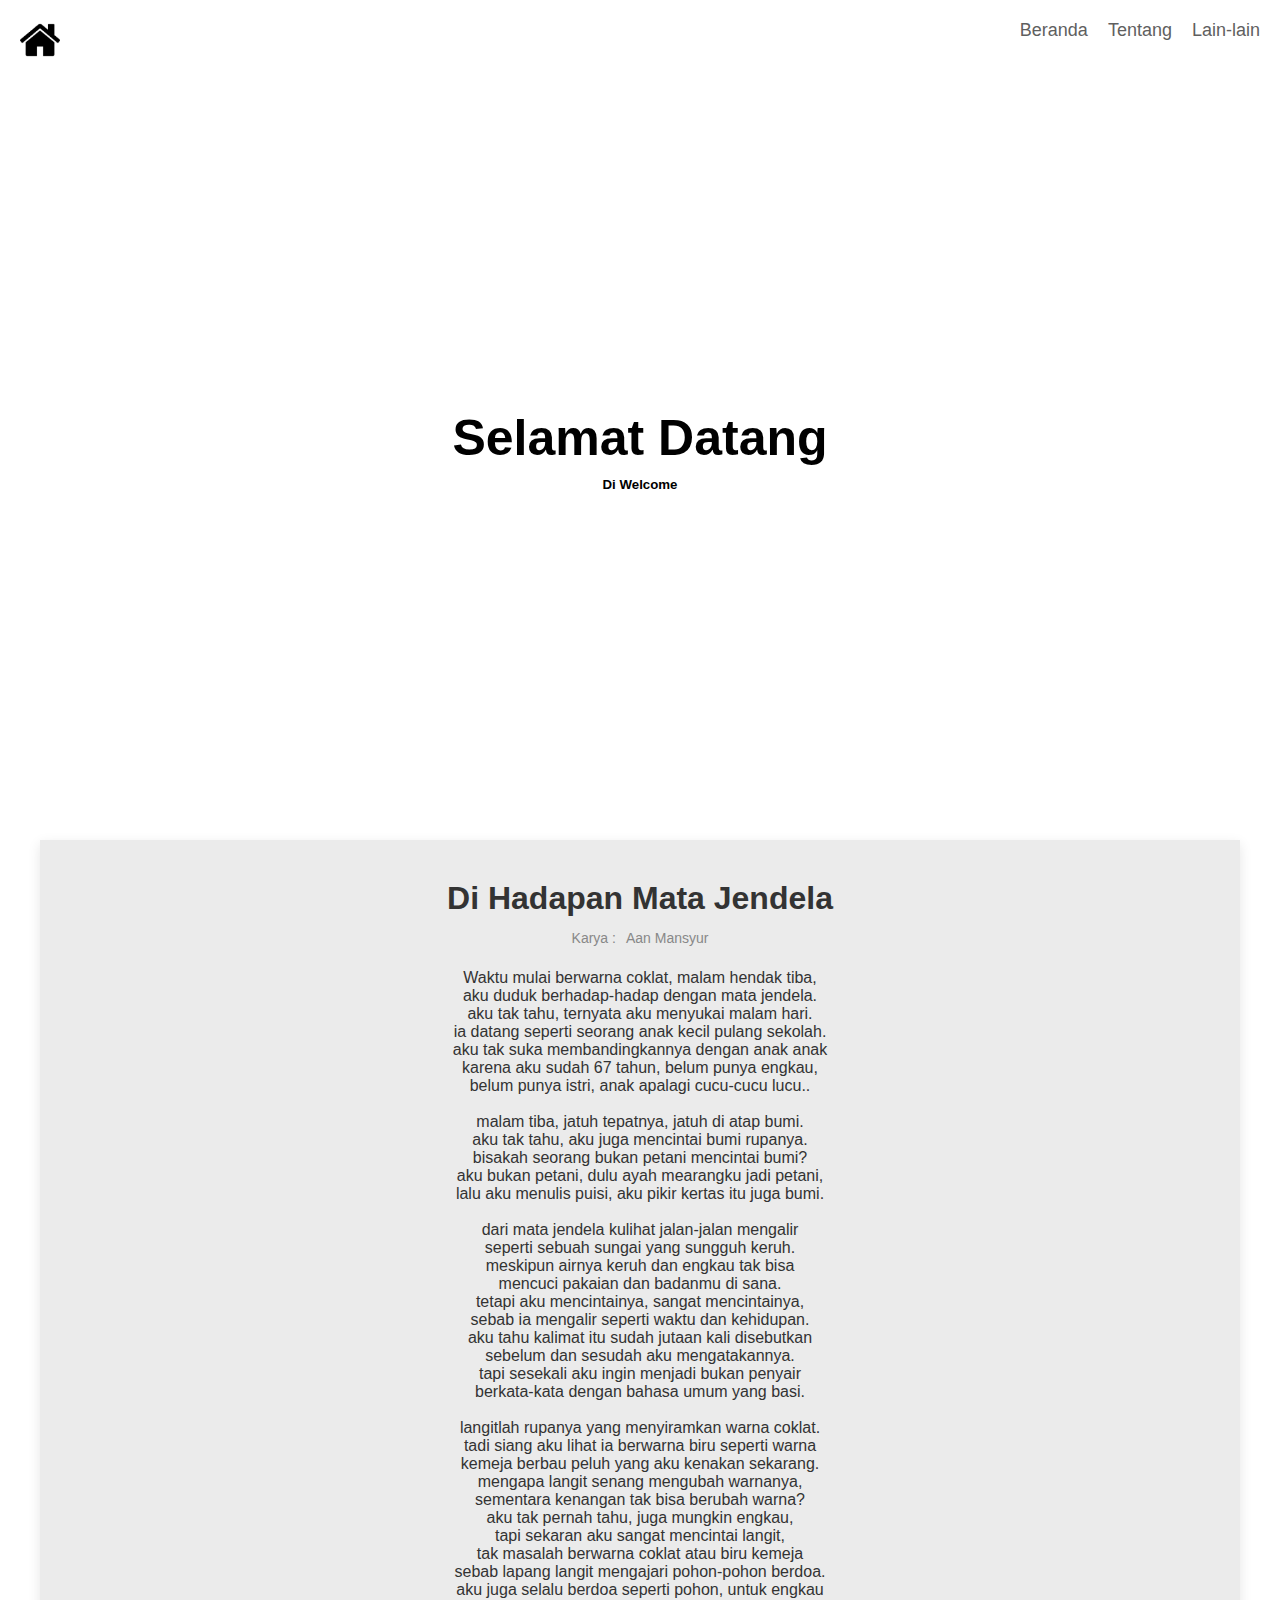
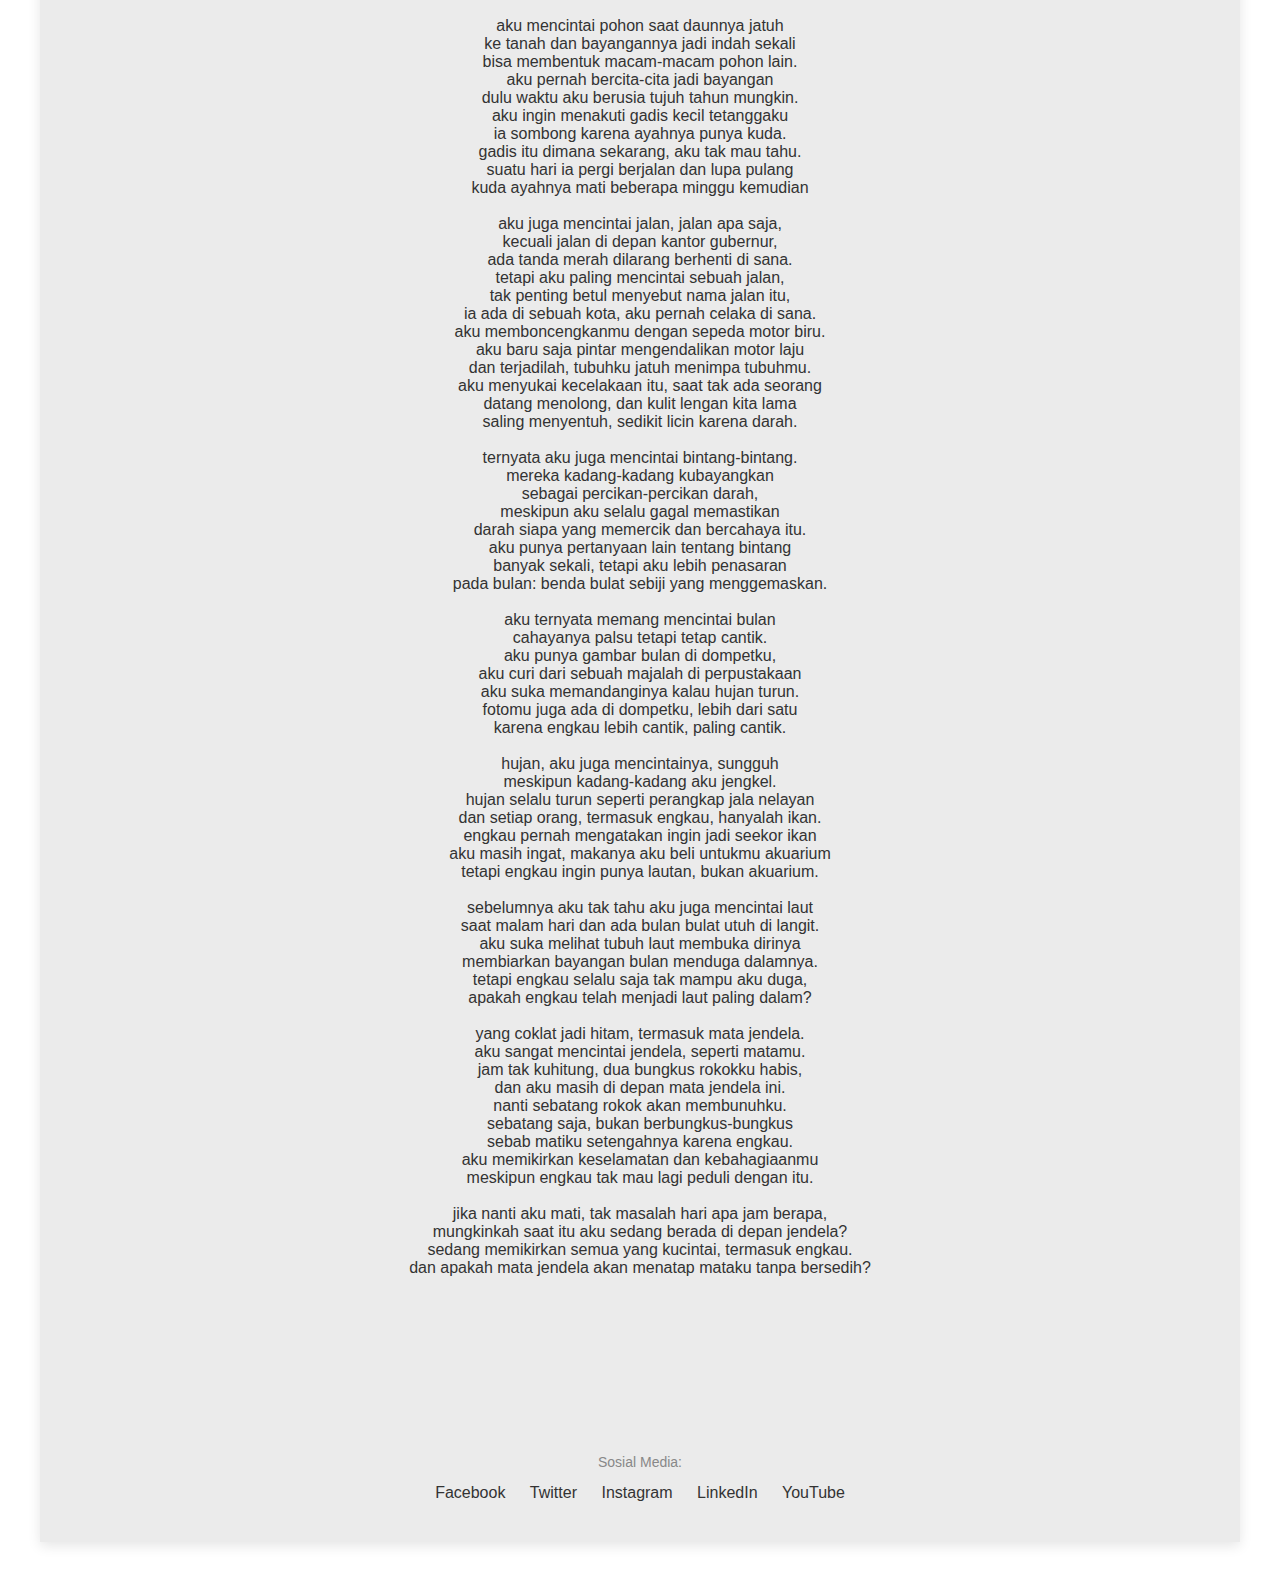
<file: blog/index.html>
<!DOCTYPE html>
<html lang="en">
<head>
    <meta charset="UTF-8">
    <meta name="viewport" content="width=device-width, initial-scale=1.0">
    <title>Beranda Fathh</title>
    <link rel="stylesheet" href="style.css">
</head>
<body>
    <header>
        <div class="navbar">
            <a href="#" class="logo"><img src="home.png" alt="Home Icon"></a>
            <nav>
                <ul>
                    <li><a href="index.html">Beranda</a></li>
                    <li><a href="tentang.html">Tentang</a></li>
                    <li><a href="lainlain.html">Lain-lain</a></li>
                </ul>
            </nav>
        </div>
        <div class="hero">
            <h1>Selamat Datang</h1>
            <h5>Di Welcome</h5>
        </div>
    </header>

    <main>
        <section class="content">
            <h2>Di Hadapan Mata Jendela</h2>
            <p class="author"> Karya  :<span>Aan Mansyur</span></p>
            <p>
            <center>
                Waktu mulai berwarna coklat, malam hendak tiba, <br>
                aku duduk berhadap-hadap dengan mata jendela. <br>
                aku tak tahu, ternyata aku menyukai malam hari. <br>
                ia datang seperti seorang anak kecil pulang sekolah. <br>
                aku tak suka membandingkannya dengan anak anak <br>
                karena aku sudah 67 tahun, belum punya engkau, <br>
                belum punya istri, anak apalagi cucu-cucu lucu.. <br><br>
                malam tiba, jatuh tepatnya, jatuh di atap bumi. <br>
                aku tak tahu, aku juga mencintai bumi rupanya. <br>
                bisakah seorang bukan petani mencintai bumi? <br>
                aku bukan petani, dulu ayah mearangku jadi petani, <br>
                lalu aku menulis puisi, aku pikir kertas itu juga bumi. <br><br>
                dari mata jendela kulihat jalan-jalan mengalir <br>
                seperti sebuah sungai yang sungguh keruh. <br>
                meskipun airnya keruh dan engkau tak bisa <br>
                mencuci pakaian dan badanmu di sana. <br>
                tetapi aku mencintainya, sangat mencintainya, <br>
                sebab ia mengalir seperti waktu dan kehidupan. <br>
                aku tahu kalimat itu sudah jutaan kali disebutkan <br>
                sebelum dan sesudah aku mengatakannya. <br>
                tapi sesekali aku ingin menjadi bukan penyair <br>
                berkata-kata dengan bahasa umum yang basi. <br><br>
                langitlah rupanya yang menyiramkan warna coklat. <br>
                tadi siang aku lihat ia berwarna biru seperti warna <br>
                kemeja berbau peluh yang aku kenakan sekarang. <br>
                mengapa langit senang mengubah warnanya, <br>
                sementara kenangan tak bisa berubah warna? <br>
                aku tak pernah tahu, juga mungkin engkau, <br>
                tapi sekaran aku sangat mencintai langit, <br>
                tak masalah berwarna coklat atau biru kemeja <br>
                sebab lapang langit mengajari pohon-pohon berdoa. <br>
                aku juga selalu berdoa seperti pohon, untuk engkau <br><br>
                aku mencintai pohon saat daunnya jatuh <br>
                ke tanah dan bayangannya jadi indah sekali <br>
                bisa membentuk macam-macam pohon lain. <br>
                aku pernah bercita-cita jadi bayangan <br>
                dulu waktu aku berusia tujuh tahun mungkin. <br>
                aku ingin menakuti gadis kecil tetanggaku <br>
                ia sombong karena ayahnya punya kuda. <br>
                gadis itu dimana sekarang, aku tak mau tahu. <br>
                suatu hari ia pergi berjalan dan lupa pulang <br>
                kuda ayahnya mati beberapa minggu kemudian <br><br>
                aku juga mencintai jalan, jalan apa saja, <br>
                kecuali jalan di depan kantor gubernur,<br>
                ada tanda merah dilarang berhenti di sana. <br>
                tetapi aku paling mencintai sebuah jalan,<br>
                tak penting betul menyebut nama jalan itu, <br>
                ia ada di sebuah kota, aku pernah celaka di sana. <br>
                aku memboncengkanmu dengan sepeda motor biru. <br>
                aku baru saja pintar mengendalikan motor laju <br>
                dan terjadilah, tubuhku jatuh menimpa tubuhmu. <br>
                aku menyukai kecelakaan itu, saat tak ada seorang <br>
                datang menolong, dan kulit lengan kita lama <br>
                saling menyentuh, sedikit licin karena darah. <br> <br>
                ternyata aku juga mencintai bintang-bintang. <br>
                mereka kadang-kadang kubayangkan <br>
                sebagai percikan-percikan darah, <br>
                meskipun aku selalu gagal memastikan <br>
                darah siapa yang memercik dan bercahaya itu. <br>
                aku punya pertanyaan lain tentang bintang <br>
                banyak sekali, tetapi aku lebih penasaran <br>
                pada bulan: benda bulat sebiji yang menggemaskan. <br><br>
                aku ternyata memang mencintai bulan <br>
                cahayanya palsu tetapi tetap cantik. <br>
                aku punya gambar bulan di dompetku,<br>
                aku curi dari sebuah majalah di perpustakaan<br>
                aku suka memandanginya kalau hujan turun.<br>
                fotomu juga ada di dompetku, lebih dari satu<br>
                karena engkau lebih cantik, paling cantik.<br><br>
                hujan, aku juga mencintainya, sungguh<br>
                meskipun kadang-kadang aku jengkel.<br>
                hujan selalu turun seperti perangkap jala nelayan<br>
                dan setiap orang, termasuk engkau, hanyalah ikan.<br>
                engkau pernah mengatakan ingin jadi seekor ikan<br>
                aku masih ingat, makanya aku beli untukmu akuarium<br>
                tetapi engkau ingin punya lautan, bukan akuarium.<br><br>
                sebelumnya aku tak tahu aku juga mencintai laut<br>
                saat malam hari dan ada bulan bulat utuh di langit.<br>
                aku suka melihat tubuh laut membuka dirinya<br>
                membiarkan bayangan bulan menduga dalamnya.<br>
                tetapi engkau selalu saja tak mampu aku duga,<br>
                apakah engkau telah menjadi laut paling dalam?<br><br>
                yang coklat jadi hitam, termasuk mata jendela.<br>
                aku sangat mencintai jendela, seperti matamu.<br>
                jam tak kuhitung, dua bungkus rokokku habis,<br>
                dan aku masih di depan mata jendela ini.<br>
                nanti sebatang rokok akan membunuhku.<br>
                sebatang saja, bukan berbungkus-bungkus<br>
                sebab matiku setengahnya karena engkau.<br>
                aku memikirkan keselamatan dan kebahagiaanmu<br>
                meskipun engkau tak mau lagi peduli dengan itu.<br><br>
                jika nanti aku mati, tak masalah hari apa jam berapa,<br>
                mungkinkah saat itu aku sedang berada di depan jendela?<br>
                sedang memikirkan semua yang kucintai, termasuk engkau.<br>
                dan apakah mata jendela akan menatap mataku tanpa bersedih?<br><br><br><br><br><br><br><br><br>
            </center>
            </p>
            <div class="share">
                <p>Sosial Media:</p>
                <a href="https://www.facebook.com/faturrohman al-khair" target="_blank">Facebook</a>
                <a href="https://twitter.com/fath" target="_blank">Twitter</a>
                <a href="https://www.instagram.com/faturalkhair" target="_blank">Instagram</a>
                <a href="https://www.instagram.com/faturalkhair" target="_blank">LinkedIn</a>
                <a href="https://www.instagram.com/faturalkhair" target="_blank">YouTube</a>
            </div>
        </section>
    </main>
</body>
</html>
</file>
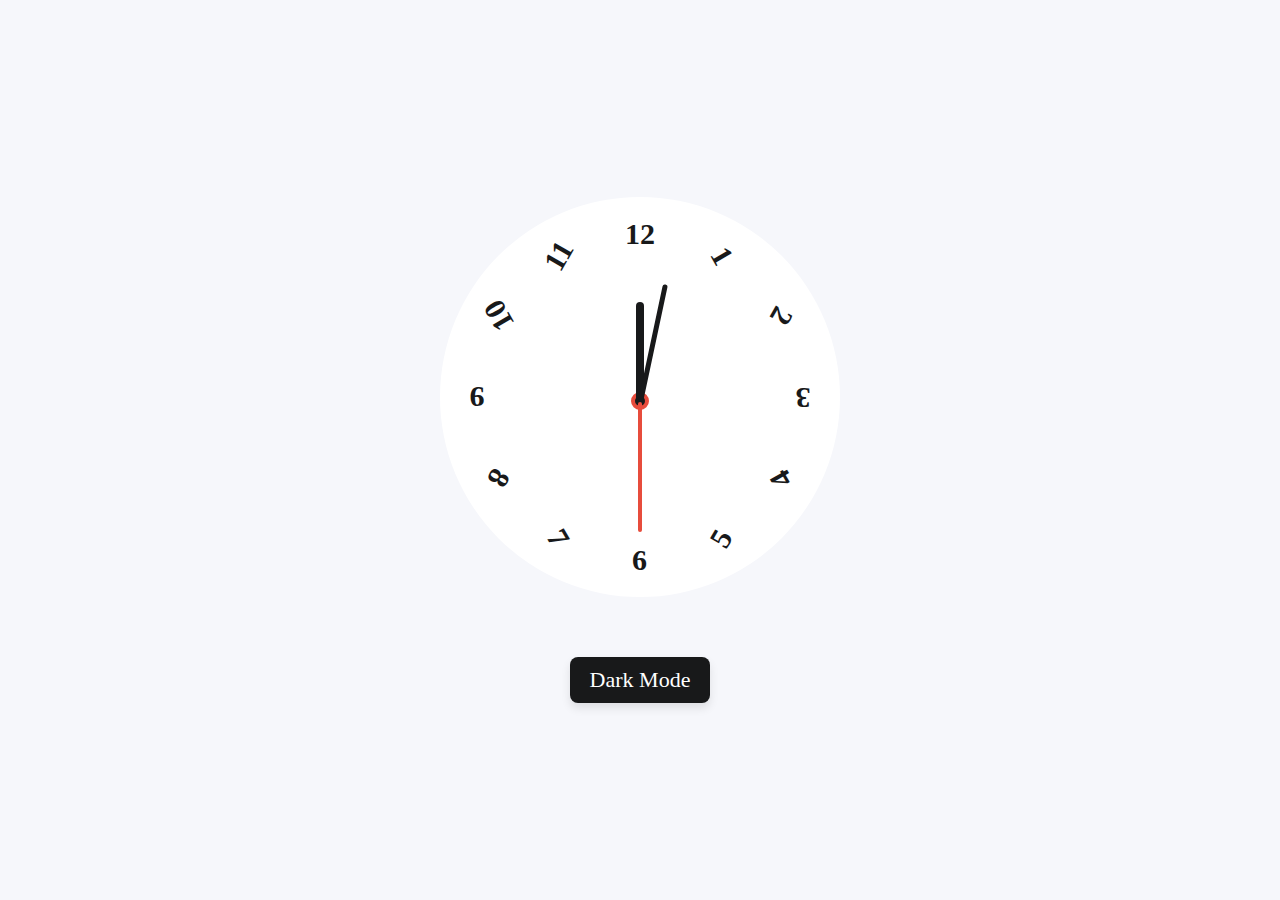
<file: jam/index.html>
<!DOCTYPE html>
<html lang="en">
<head>
    <meta charset="UTF-8">
    <meta http-equiv="X-UA-Compatible" content="IE=edge">
    <meta name="viewport" content="width=device-width, initial-scale=1.0">
    <title>Document</title>
    <link rel="stylesheet" href="style.css">
</head>
<body>
    <div class="container">
        <div class="clock">
            <label style="--i: 1"><span>1</span></label>
            <label style="--i: 2"><span>2</span></label>
            <label style="--i: 3"><span>3</span></label>
            <label style="--i: 4"><span>4</span></label>
            <label style="--i: 5"><span>5</span></label>
            <label style="--i: 6"><span>6</span></label>
            <label style="--i: 7"><span>7</span></label>
            <label style="--i: 8"><span>8</span></label>
            <label style="--i: 9"><span>9</span></label>
            <label style="--i: 10"><span>10</span></label>
            <label style="--i: 11"><span>11</span></label>
            <label style="--i: 12"><span>12</span></label>

            <div class="indicator">
                <span class="hand hour"></span>
                <span class="hand minute"></span>
                <span class="hand second"></span>

            </div>

        </div>
        <div class="mode-switch"> Dark Mode</div>

    </div>
<script>
const body = document.querySelector("body"),
      hourHand = document.querySelector(".hour"),
      minuteHand = document.querySelector(".minute"),
      secondHand = document.querySelector(".second"),
      modeSwitch = document.querySelector(".mode-switch");

if (localStorage.getItem("mode") === "Dark Mode") {
    body.classList.add("dark");
    modeSwitch.textContent = "Light Mode";
}

modeSwitch.addEventListener("click", () => {
    body.classList.toggle("dark");
    const isDarkMode = body.classList.contains("dark");
    modeSwitch.textContent = isDarkMode ? "Light Mode" : "Dark Mode";
    localStorage.setItem("mode", isDarkMode ? "Dark Mode" : "Light Mode");
});

const updateTime = () => {
    let date = new Date(),
        secToDeg = (date.getSeconds() / 60) * 360,
        minToDeg = (date.getMinutes() / 60) * 360,
        hrToDeg = (date.getHours() / 12) * 360;

    secondHand.style.transform = `rotate(${secToDeg}deg)`;
    minuteHand.style.transform = `rotate(${minToDeg}deg)`;
    hourHand.style.transform = `rotate(${hrToDeg}deg)`;
};

setInterval(updateTime, 1000);
updateTime();

</script>
</body>
</html>
</file>
<file: blog/style.css>
* {
    margin: 0;
    padding: 0;
    box-sizing: border-box;
    font-family: 'Arial', sans-serif;
}

body {
    background-color: #ffffff;
    color: #333;
}

header {
     height: 100vh;
    position: relative;
}

.navbar {
    display: flex;
    justify-content: space-between;
    padding: 20px;
}

.navbar .logo img {
    width: 40px;
}

 

.navbar ul {
    display: flex;
    list-style: none;
}

.navbar ul li {
    margin-left: 20px;
}

.navbar ul li a {
    color: rgb(95, 95, 95);
    text-decoration: none;
    font-size: 18px;
}

.hero {
    position: absolute;
    top: 50%;
    left: 50%;
    transform: translate(-50%, -50%);
    text-align: center;
    color: rgb(0, 0, 0);

}

.hero h1 {
    font-size: 50px;
    margin-bottom: 10px;
}

.hero p {
    font-size: 18px;
    font-weight: 300;
}

main {
    padding: 40px;
}

.content {
    background-color: rgb(235, 235, 235);
    padding: 40px;
    margin-top: -100px;
    box-shadow: 0px 4px 12px rgba(0, 0, 0, 0.1);
}

.content h2 {
    font-size: 32px;
    margin-bottom: 10px;
    text-align: center;
}

.author {
    font-size: 14px;
    text-align: center;
    margin-bottom: 20px;
    color: #888;
}

.author span {
    margin-left: 10px;
}

.content p {
    line-height: 1.6;
    margin-bottom: 20px;
}

.continue {
    display: block;
    text-align: center;
    color: #333;
    text-decoration: none;
    margin-top: 20px;
    font-weight: bold;
}

.share {
    text-align: center;
    margin-top: 30px;
}

.share p {
    margin-bottom: 10px;
    font-size: 14px;
    color: #888;
}

.share a {
    margin: 0 10px;
    color: #333;
    text-decoration: none;
}
</file>
<file: jam/style.css>
* {
    margin: 0;
    padding: 0;
    box-sizing: border-box;
    font-family: "Poppins";
}

:root {
    --primary-color: #f6f7fb;
    --white-color: #fff;
    --black-color: #18191a;
    --red-color: #e74c3c;
}

/* DARK MODE VARIABLES */
body.dark {
    --primary-color: #18191a;
    --white-color: #2c2c2c;
    --black-color: #f6f7fb;
    --red-color: #e74c3c;
}

body {
    display: flex;
    min-height: 100vh;
    align-items: center;
    justify-content: center;
    background: var(--primary-color);
}

.container {
    display: flex;
    flex-direction: column;
    align-items: center;
    gap: 60px;
}

.container .clock {
    display: flex;
    height: 400px;
    width: 400px;
    border-radius: 50%;
    align-items: center;
    justify-content: center;
    background: var(--white-color);
    position: relative;
}

.clock label {
    position: absolute;
    inset: 20px;
    text-align: center;
    transform: rotate(calc(var(--i) * (360deg / 12)));
}

.clock label span {
    display: inline-block;
    font-size: 30px;
    font-weight: 600;
    color: var(--black-color);
    transform: rotate(calc(var(--i) * (360deg / 12)));
}

.container .indicator {
    position: absolute;
    height: 10px;
    width: 10px;
    display: flex;
    justify-content: center;
}

.indicator::before {
    content: "";
    position: absolute;
    height: 100%;
    width: 100%;
    border-radius: 50%;
    z-index: 100%;
    background: var(--black-color);
    border: 4px solid var(--red-color);
}

.indicator .hand {
    position: absolute;
    height: 130px;
    width: 4px;
    bottom: 0;
    border-radius: 25px;
    transform-origin: bottom;
    background: var(--red-color);
}

.hand.minute {
    height: 120px;
    width: 5px;
    background: var(--black-color);
}

.hand.hour {
    height: 100px;
    width: 8px;
    background: var(--black-color);
}

.mode-switch {
    padding: 10px 20px;
    border-radius: 8px;
    font-size: 22px;
    font-weight: 400;
    display: inline-block;
    color: var(--white-color);
    background: var(--black-color);
    box-shadow: 0 5px 10px rgba(0, 0, 0, 0.1);
    cursor: pointer;
    transition: background-color 0.3s ease, color 0.3s ease;
}

.mode-switch:active {
    transform: scale(0.98);
}
</file>
